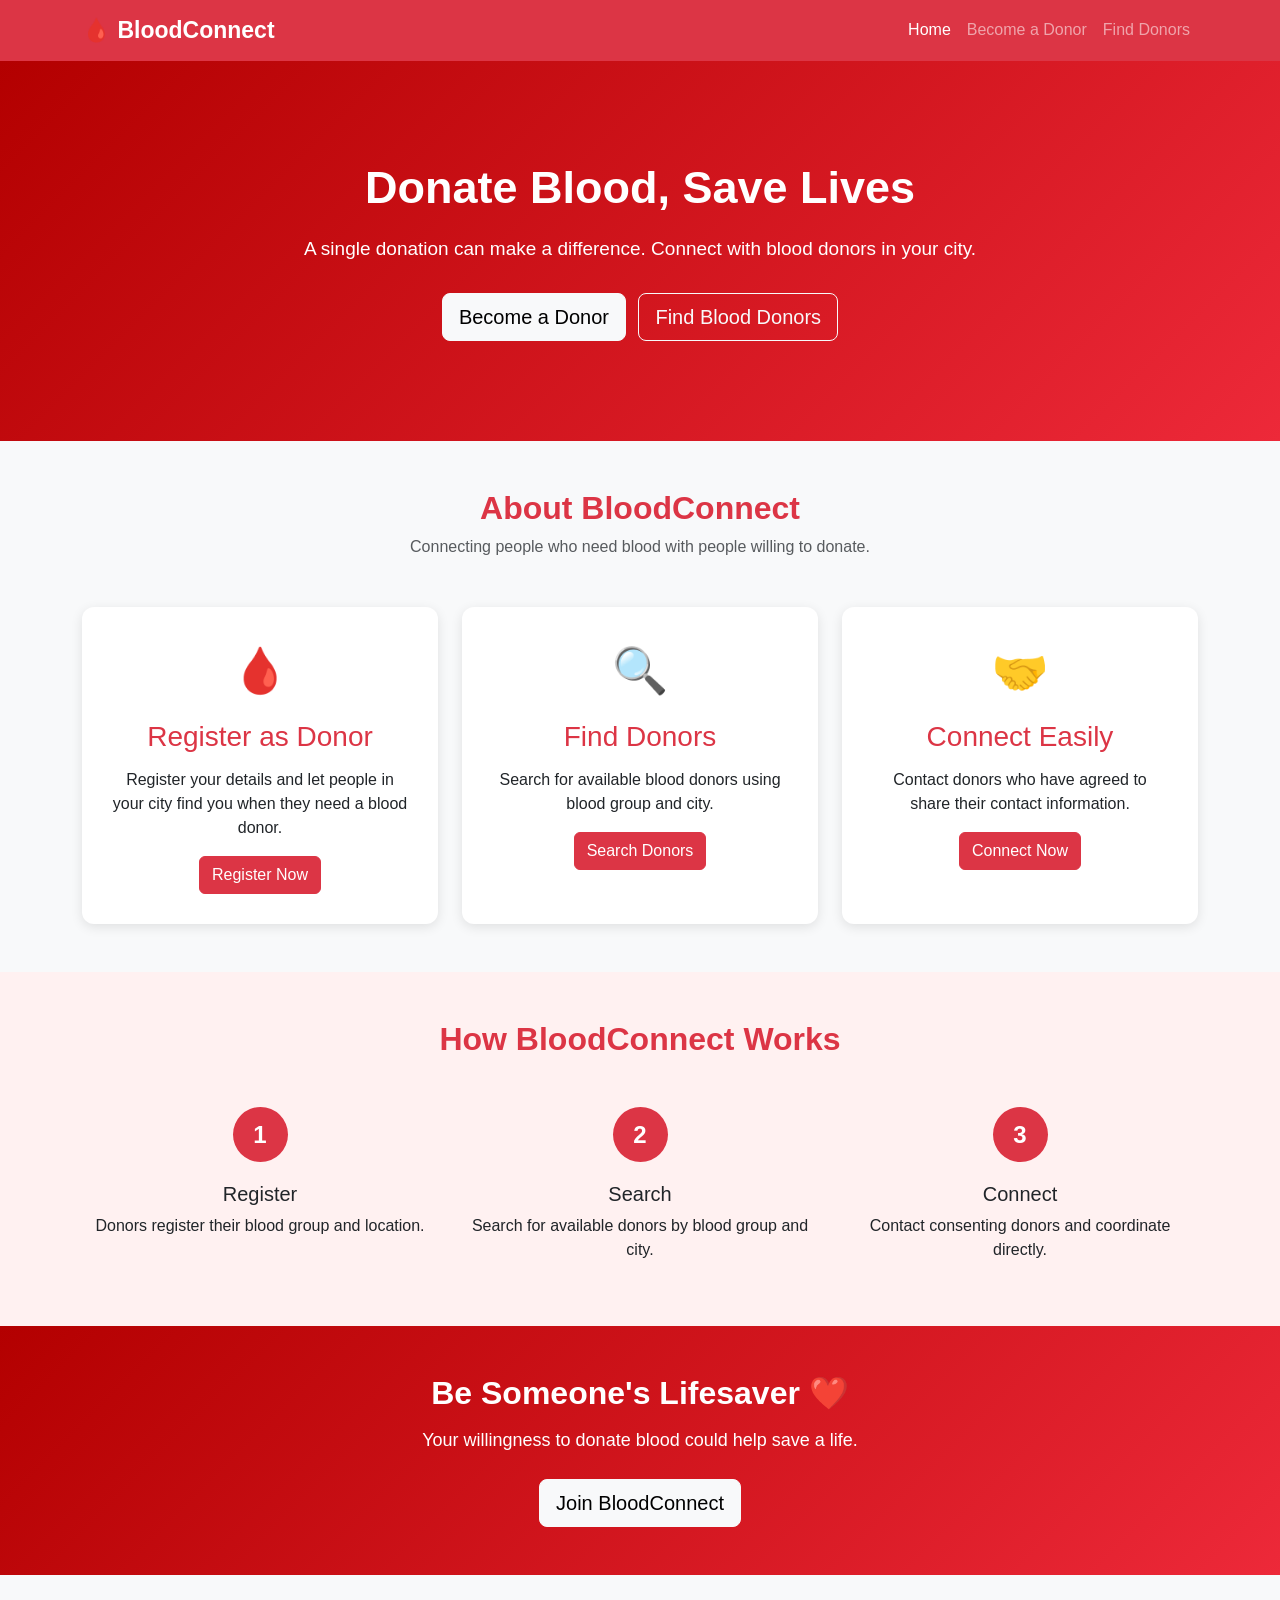
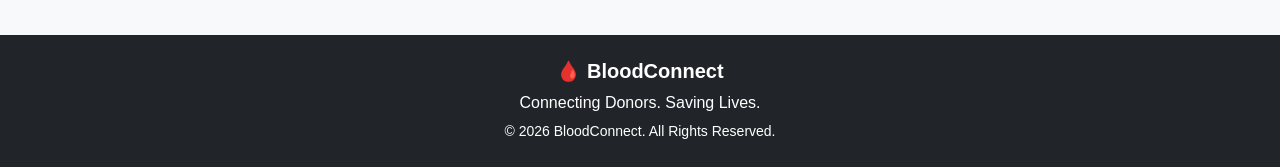
<file: frontend/index.html>
<!DOCTYPE html>
<html lang="en">

<head>
    <meta charset="UTF-8">
    <meta name="viewport" content="width=device-width, initial-scale=1.0">

    <title>BloodConnect | Donate Blood, Save Lives</title>

    <link href="https://cdn.jsdelivr.net/npm/bootstrap@5.3.3/dist/css/bootstrap.min.css"
          rel="stylesheet">

    <link rel="stylesheet" href="css/style.css">
</head>

<body>

<!-- Navigation Bar -->
<nav class="navbar navbar-expand-lg navbar-dark bg-danger">
    <div class="container">

        <a class="navbar-brand fw-bold" href="index.html">
            🩸 BloodConnect
        </a>

        <button class="navbar-toggler" type="button"
                data-bs-toggle="collapse"
                data-bs-target="#navbarMenu">
            <span class="navbar-toggler-icon"></span>
        </button>

        <div class="collapse navbar-collapse" id="navbarMenu">

            <div class="navbar-nav ms-auto">
                <a class="nav-link active" href="index.html">Home</a>
                <a class="nav-link" href="register.html">Become a Donor</a>
                <a class="nav-link" href="search.html">Find Donors</a>
            </div>

        </div>
    </div>
</nav>


<!-- Hero Section -->
<section class="hero text-center">

    <div class="container">

        <h1>Donate Blood, Save Lives</h1>

        <p>
            A single donation can make a difference.
            Connect with blood donors in your city.
        </p>

        <div class="mt-4">

            <a href="register.html" class="btn btn-light btn-lg me-2">
                Become a Donor
            </a>

            <a href="search.html" class="btn btn-outline-light btn-lg">
                Find Blood Donors
            </a>

        </div>

    </div>

</section>


<!-- About Section -->
<section class="container my-5">

    <div class="text-center mb-5">

        <h2 class="text-danger fw-bold">
            About BloodConnect
        </h2>

        <p class="text-muted">
            Connecting people who need blood with people willing to donate.
        </p>

    </div>

    <div class="row g-4">

        <div class="col-md-4">

            <div class="feature-card">

                <div class="feature-icon">🩸</div>

                <h3>Register as Donor</h3>

                <p>
                    Register your details and let people in your city
                    find you when they need a blood donor.
                </p>

                <a href="register.html" class="btn btn-danger">
                    Register Now
                </a>

            </div>

        </div>


        <div class="col-md-4">

            <div class="feature-card">

                <div class="feature-icon">🔍</div>

                <h3>Find Donors</h3>

                <p>
                    Search for available blood donors using blood group
                    and city.
                </p>

                <a href="search.html" class="btn btn-danger">
                    Search Donors
                </a>

            </div>

        </div>


        <div class="col-md-4">

            <div class="feature-card">

                <div class="feature-icon">🤝</div>

                <h3>Connect Easily</h3>

                <p>
                    Contact donors who have agreed to share their
                    contact information.
                </p>

                <a href="search.html" class="btn btn-danger">
                    Connect Now
                </a>

            </div>

        </div>

    </div>

</section>


<!-- How It Works -->
<section class="how-section py-5">

    <div class="container">

        <h2 class="text-center text-danger fw-bold mb-5">
            How BloodConnect Works
        </h2>

        <div class="row text-center g-4">

            <div class="col-md-4">
                <div class="step-number">1</div>
                <h5>Register</h5>
                <p>Donors register their blood group and location.</p>
            </div>

            <div class="col-md-4">
                <div class="step-number">2</div>
                <h5>Search</h5>
                <p>Search for available donors by blood group and city.</p>
            </div>

            <div class="col-md-4">
                <div class="step-number">3</div>
                <h5>Connect</h5>
                <p>Contact consenting donors and coordinate directly.</p>
            </div>

        </div>

    </div>

</section>


<!-- Call to Action -->
<section class="cta-section text-center py-5">

    <div class="container">

        <h2>Be Someone's Lifesaver ❤️</h2>

        <p>
            Your willingness to donate blood could help save a life.
        </p>

        <a href="register.html" class="btn btn-light btn-lg">
            Join BloodConnect
        </a>

    </div>

</section>


<!-- Footer -->
<footer class="bg-dark text-white text-center py-4">

    <div class="container">

        <h5>🩸 BloodConnect</h5>

        <p class="mb-1">
            Connecting Donors. Saving Lives.
        </p>

        <small>
            © 2026 BloodConnect. All Rights Reserved.
        </small>

    </div>

</footer>


<script src="https://cdn.jsdelivr.net/npm/bootstrap@5.3.3/dist/js/bootstrap.bundle.min.js"></script>

</body>
</html>
</file>
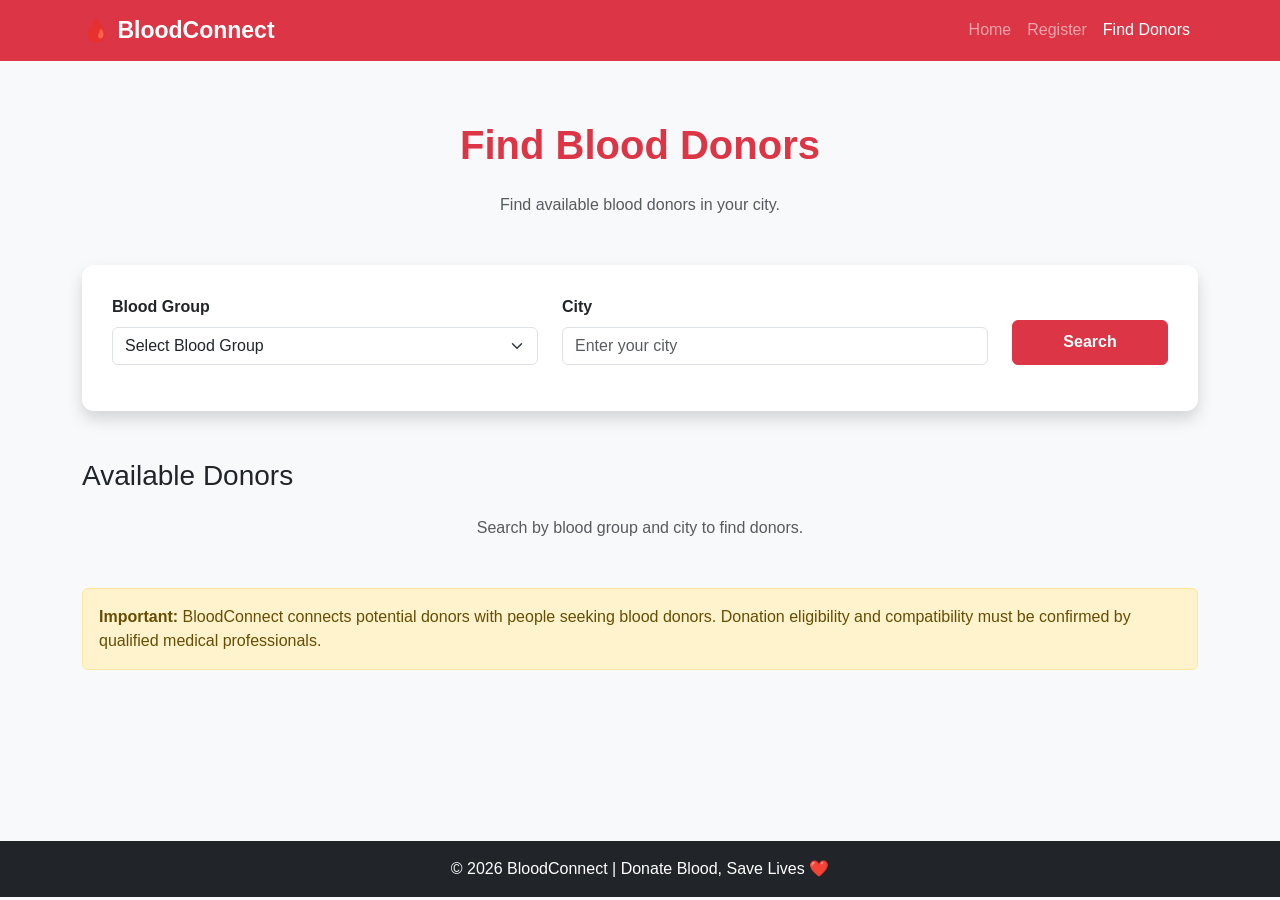
<file: frontend/search.html>
<!DOCTYPE html>
<html lang="en">

<head>
    <meta charset="UTF-8">
    <meta name="viewport" content="width=device-width, initial-scale=1.0">

    <title>Find Blood Donors | BloodConnect</title>

    <link href="https://cdn.jsdelivr.net/npm/bootstrap@5.3.3/dist/css/bootstrap.min.css"
          rel="stylesheet">

    <link rel="stylesheet" href="css/style.css">
</head>

<body>

<!-- Navigation -->
<nav class="navbar navbar-expand-lg navbar-dark bg-danger">
    <div class="container">

        <a class="navbar-brand fw-bold" href="index.html">
            🩸 BloodConnect
        </a>

        <div class="navbar-nav ms-auto">
            <a class="nav-link" href="index.html">Home</a>
            <a class="nav-link" href="register.html">Register</a>
            <a class="nav-link active" href="search.html">Find Donors</a>
        </div>

    </div>
</nav>

<!-- Search Section -->
<section class="search-section">

    <div class="container">

        <h1 class="text-center text-danger mb-4">
            Find Blood Donors
        </h1>

        <p class="text-center text-muted mb-5">
            Find available blood donors in your city.
        </p>

        <div class="search-box shadow">

            <form id="searchForm">

                <div class="row align-items-end">

                    <div class="col-md-5 mb-3">

                        <label class="form-label fw-semibold">
                            Blood Group
                        </label>

                        <select class="form-select"
                                id="searchBloodGroup"
                                required>

                            <option value="">Select Blood Group</option>
                            <option>A+</option>
                            <option>A-</option>
                            <option>B+</option>
                            <option>B-</option>
                            <option>AB+</option>
                            <option>AB-</option>
                            <option>O+</option>
                            <option>O-</option>

                        </select>

                    </div>

                    <div class="col-md-5 mb-3">

                        <label class="form-label fw-semibold">
                            City
                        </label>

                        <input type="text"
                               class="form-control"
                               id="searchCity"
                               placeholder="Enter your city"
                               required>

                    </div>

                    <div class="col-md-2 mb-3">

                        <button type="submit"
                                class="btn btn-danger w-100 search-btn">
                            Search
                        </button>

                    </div>

                </div>

            </form>

        </div>

        <!-- Search Results -->
        <div class="mt-5">

            <h3 class="mb-4">Available Donors</h3>

            <div class="row g-4" id="results">

                <div class="col-12 text-center text-muted">
                    Search by blood group and city to find donors.
                </div>

            </div>

        </div>

        <div class="alert alert-warning mt-5">
            <strong>Important:</strong>
            BloodConnect connects potential donors with people seeking
            blood donors. Donation eligibility and compatibility must
            be confirmed by qualified medical professionals.
        </div>

    </div>

</section>

<!-- Footer -->
<footer class="bg-dark text-white text-center py-3">
    <p class="mb-0">
        © 2026 BloodConnect | Donate Blood, Save Lives ❤️
    </p>
</footer>

<script src="js/script.js"></script>

</body>
</html>
</file>
<file: frontend/css/style.css>
body {
    font-family: Arial, sans-serif;
    background-color: #f8f9fa;
    margin: 0;
}

.hero {
    background: linear-gradient(135deg, #b30000, #ed2939);
    color: white;
    padding: 100px 20px;
}

.hero h1 {
    font-size: 45px;
    font-weight: bold;
    margin-bottom: 20px;
}

.hero p {
    font-size: 19px;
    margin-bottom: 30px;
}

.feature-card {
    background: white;
    padding: 30px;
    text-align: center;
    border-radius: 12px;
    box-shadow: 0 3px 12px rgba(0,0,0,0.1);
    height: 100%;
}

.feature-card h3 {
    color: #dc3545;
    margin-bottom: 15px;
}

footer {
    margin-top: 60px;
}
/* Search Page */

.search-section {
    padding: 60px 0;
    min-height: 80vh;
}

.search-section h1 {
    font-size: 40px;
    font-weight: 700;
}

.search-box {
    background: white;
    padding: 30px;
    border-radius: 12px;
}

.search-btn {
    height: 45px;
    font-weight: 600;
}

.search-btn:hover {
    background-color: #a71d2a;
}

.donor-card {
    background: white;
    border: none;
    border-radius: 12px;
    padding: 25px;
    height: 100%;
    box-shadow: 0 4px 15px rgba(0, 0, 0, 0.08);
    transition: 0.3s;
}

.donor-card:hover {
    transform: translateY(-5px);
    box-shadow: 0 8px 22px rgba(0, 0, 0, 0.15);
}

.donor-card h5 {
    color: #dc3545;
    font-weight: 700;
    margin-bottom: 18px;
}

.donor-card p {
    margin-bottom: 12px;
}

.donor-blood-group {
    display: inline-block;
    background: #dc3545;
    color: white;
    padding: 8px 15px;
    border-radius: 20px;
    font-weight: bold;
    margin-bottom: 15px;
}

.whatsapp-btn {
    background-color: #25D366;
    color: white;
    border: none;
    font-weight: 600;
}

.whatsapp-btn:hover {
    background-color: #1da851;
    color: white;
}

@media (max-width: 768px) {

    .search-section {
        padding: 35px 0;
    }

    .search-section h1 {
        font-size: 30px;
    }

    .search-box {
        padding: 20px;
    }

}
/* Homepage Enhancements */

.feature-icon {
    font-size: 45px;
    margin-bottom: 15px;
}

.feature-card {
    transition: 0.3s ease;
}

.feature-card:hover {
    transform: translateY(-8px);
}

.how-section {
    background-color: #fff1f1;
}

.step-number {
    width: 55px;
    height: 55px;
    line-height: 55px;
    margin: 0 auto 20px;
    border-radius: 50%;
    background-color: #dc3545;
    color: white;
    font-size: 24px;
    font-weight: bold;
}

.cta-section {
    background: linear-gradient(135deg, #b30000, #ed2939);
    color: white;
}

.cta-section h2 {
    font-weight: bold;
    margin-bottom: 15px;
}

.cta-section p {
    font-size: 18px;
    margin-bottom: 25px;
}

footer h5 {
    font-weight: bold;
}

.navbar-brand {
    font-size: 23px;
}

@media (max-width: 768px) {

    .hero {
        padding: 70px 15px;
    }

    .hero h1 {
        font-size: 32px;
    }

    .hero p {
        font-size: 16px;
    }

}
</file>
